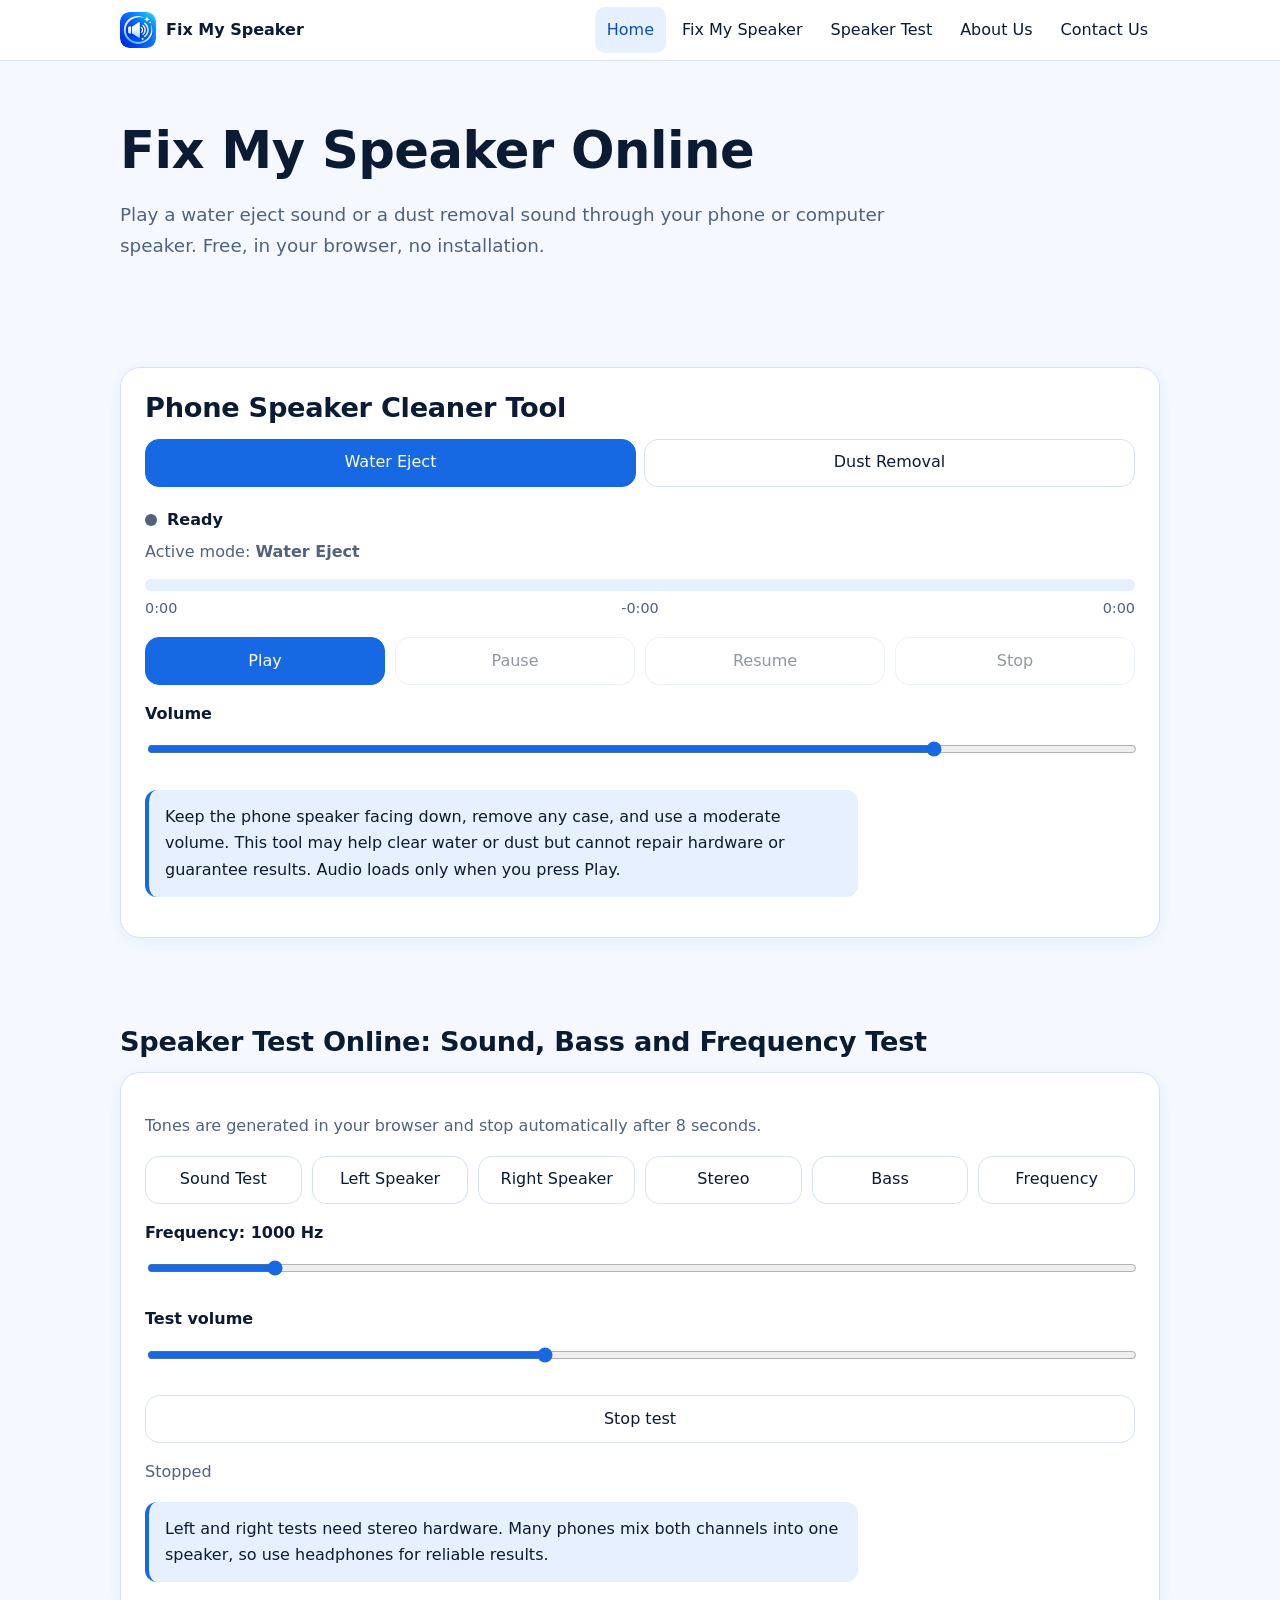
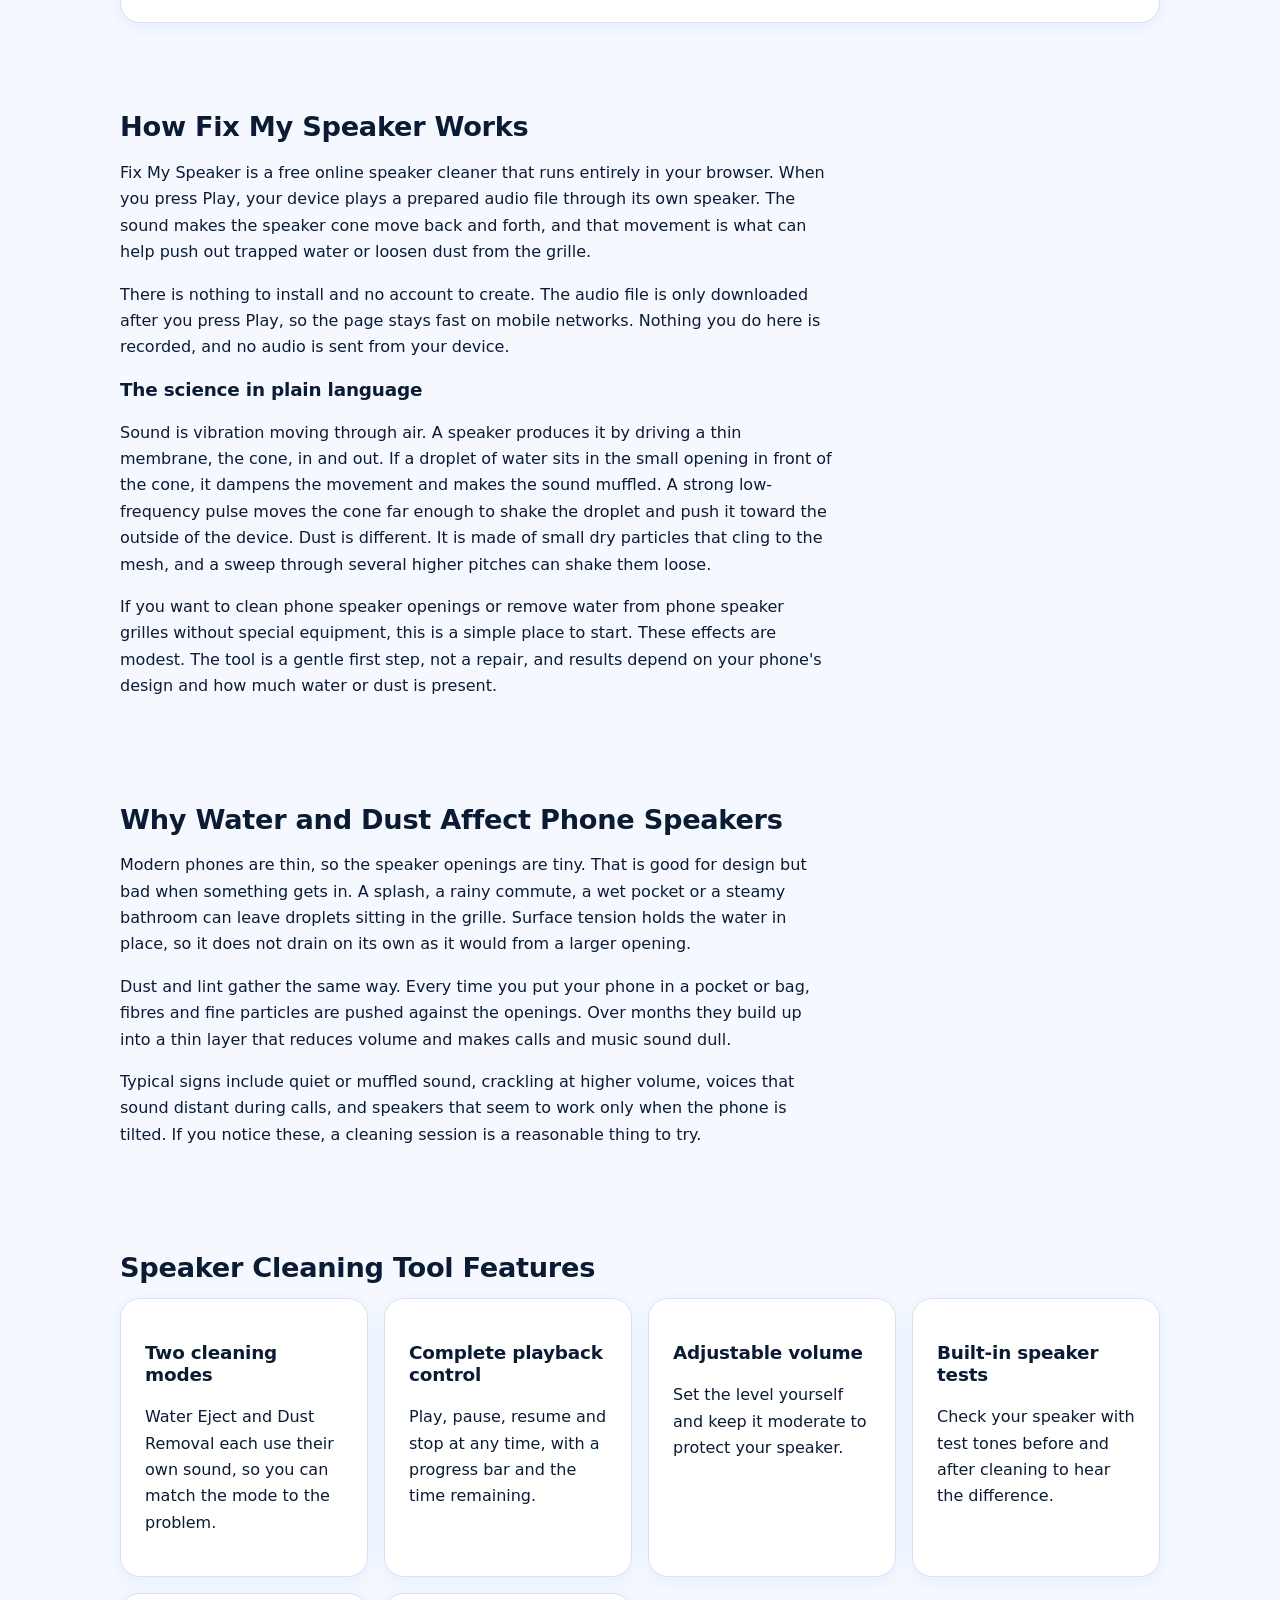
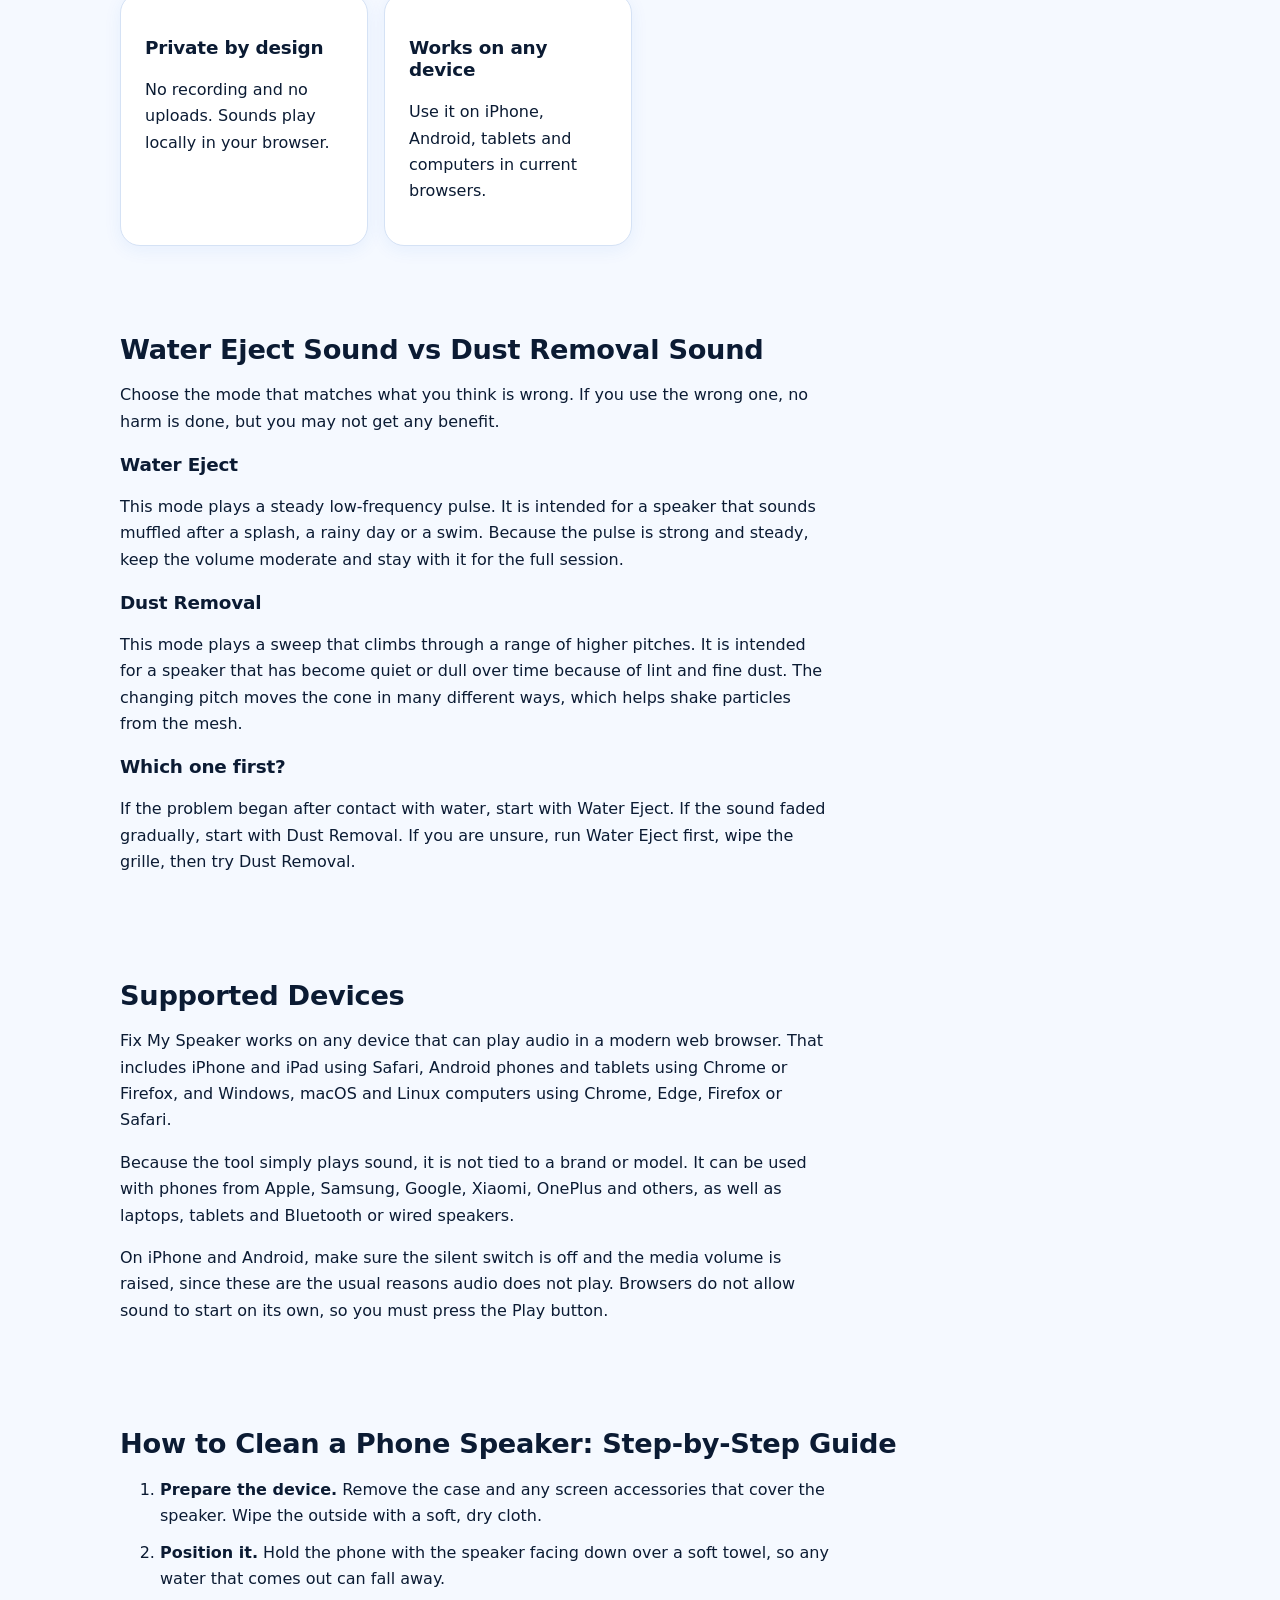
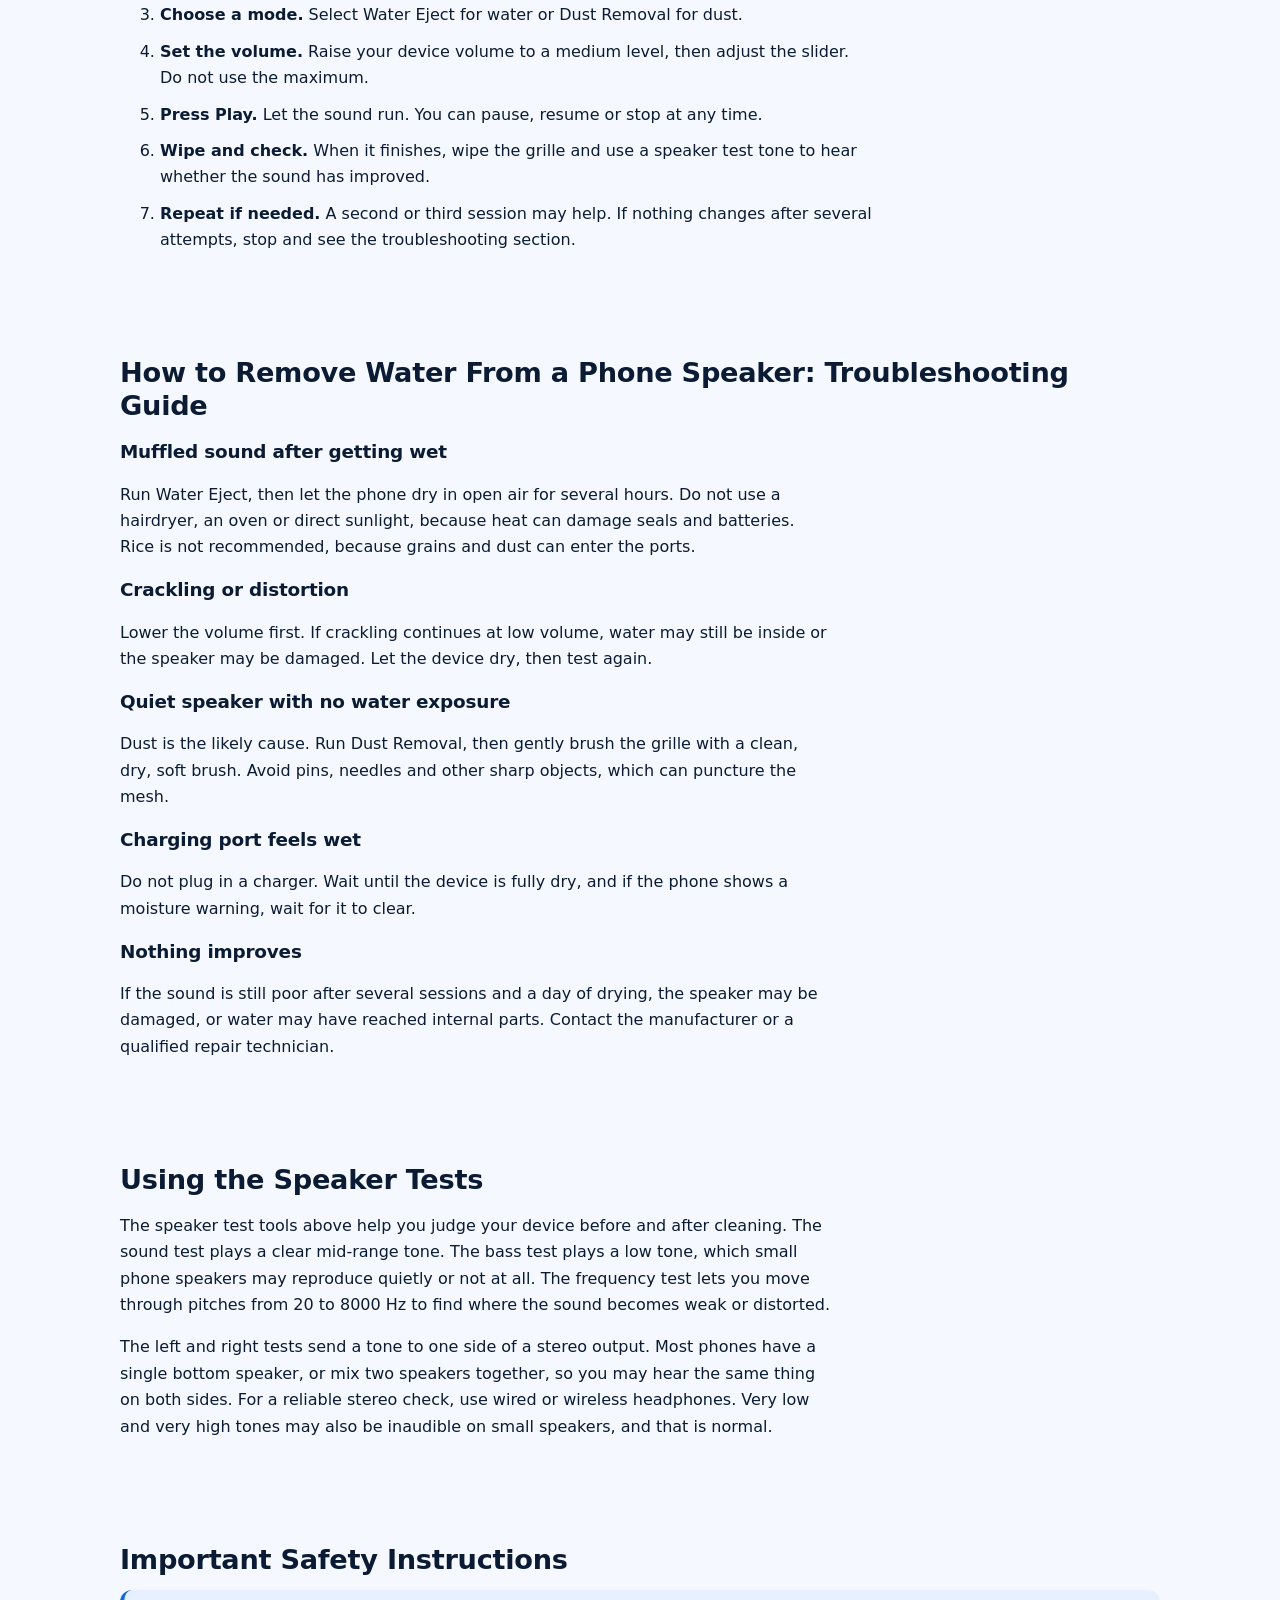
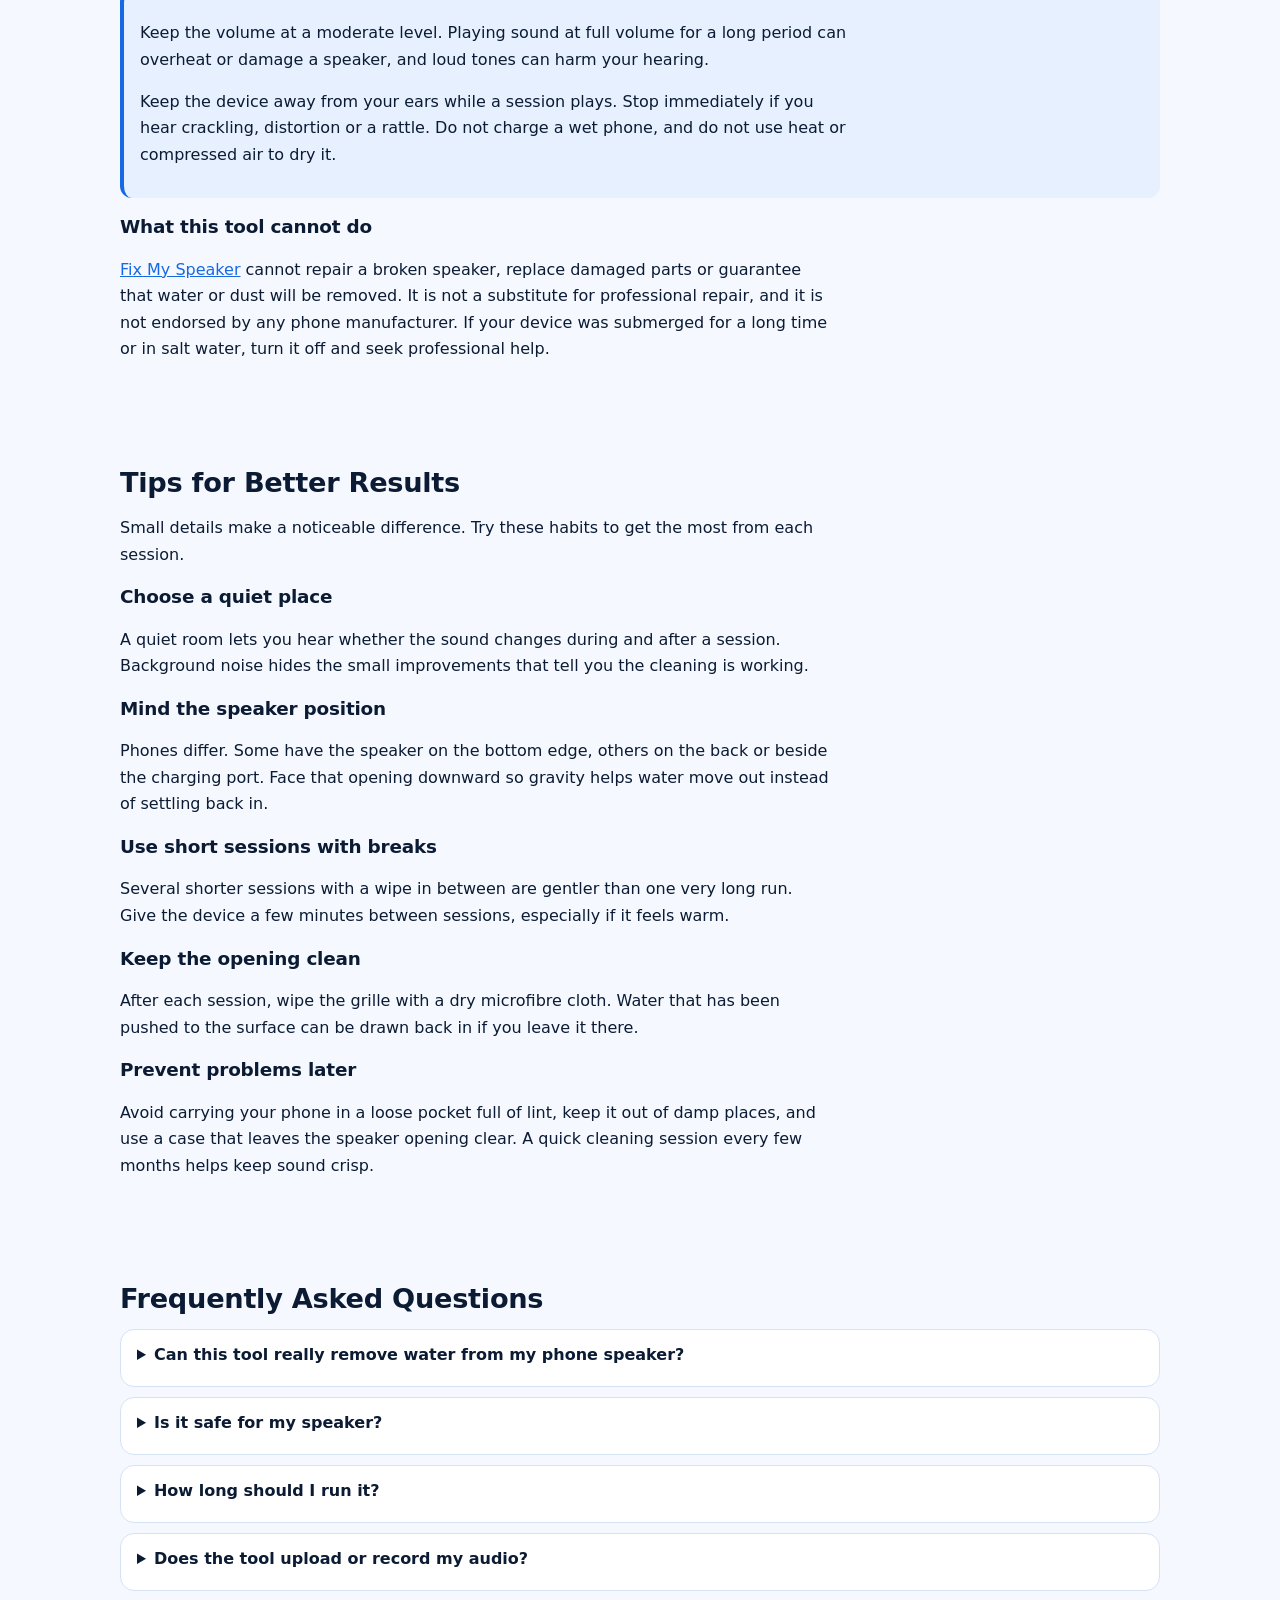
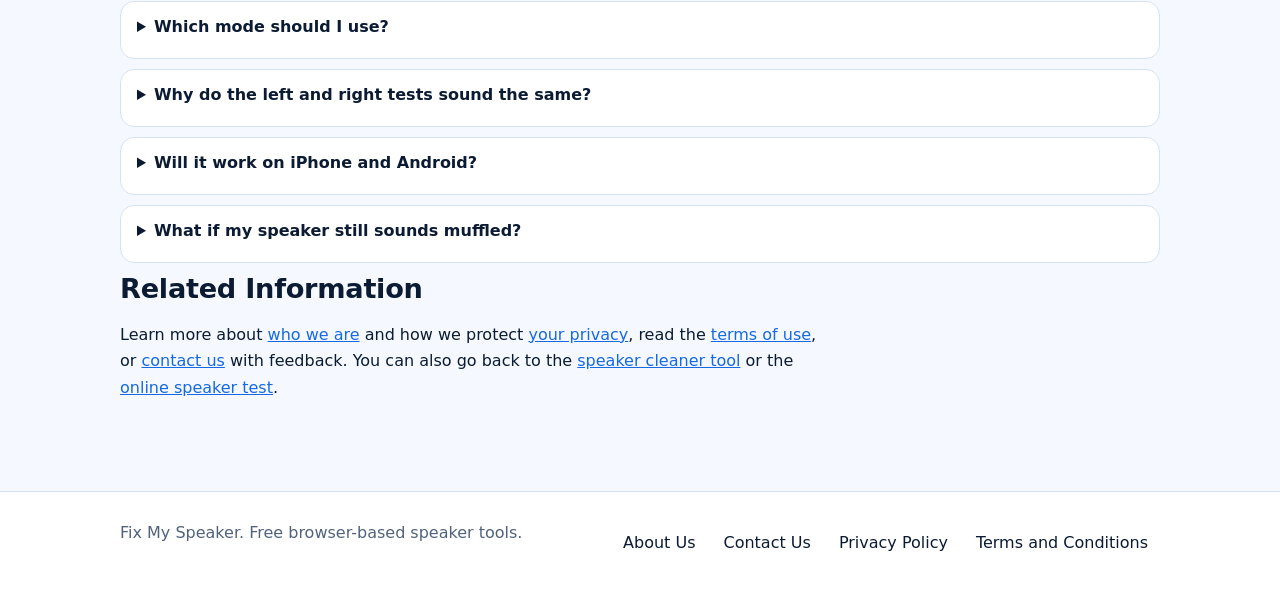
<file: index.html>
<!doctype html><html lang="en"><head><meta charset="utf-8"><meta name="viewport" content="width=device-width,initial-scale=1">
<title>Fix My Speaker Online | Water Eject and Dust Removal Sound</title><meta name="description" content="Fix My Speaker is a free online speaker cleaner. Play water eject and dust removal sounds, clean your phone speaker and run speaker tests in your browser."><meta name="robots" content="index,follow,max-image-preview:large,max-snippet:-1,max-video-preview:-1"><link rel="canonical" href="https://fixmyspeakercleaner.com.in/"><link rel="alternate" hreflang="en" href="https://fixmyspeakercleaner.com.in/"><link rel="alternate" hreflang="x-default" href="https://fixmyspeakercleaner.com.in/">
<meta name="author" content="Fix My Speaker"><meta name="color-scheme" content="light dark"><meta name="theme-color" content="#1668e3">
<meta property="og:type" content="website"><meta property="og:site_name" content="Fix My Speaker"><meta property="og:locale" content="en_US"><meta property="og:title" content="Fix My Speaker Online | Water Eject and Dust Removal Sound"><meta property="og:description" content="Fix My Speaker is a free online speaker cleaner. Play water eject and dust removal sounds, clean your phone speaker and run speaker tests in your browser."><meta property="og:url" content="https://fixmyspeakercleaner.com.in/">
<meta property="og:image" content="https://fixmyspeakercleaner.com.in/og-image.png"><meta property="og:image:width" content="1200"><meta property="og:image:height" content="630"><meta property="og:image:alt" content="Fix My Speaker logo with the text Water Eject and Dust Removal Sound">
<meta name="twitter:card" content="summary_large_image"><meta name="twitter:title" content="Fix My Speaker Online | Water Eject and Dust Removal Sound"><meta name="twitter:description" content="Fix My Speaker is a free online speaker cleaner. Play water eject and dust removal sounds, clean your phone speaker and run speaker tests in your browser."><meta name="twitter:image" content="https://fixmyspeakercleaner.com.in/og-image.png"><meta name="twitter:image:alt" content="Fix My Speaker logo with the text Water Eject and Dust Removal Sound">
<meta name="google-site-verification" content="m-EJadd26eNQrBJ3xhiLcA3bd2NXkUPNJQEBtsCQPUc" />
<link rel="icon" href="favicon.ico?v=2" sizes="any"><link rel="icon" type="image/png" sizes="48x48" href="favicon-48.png?v=2"><link rel="icon" type="image/png" sizes="32x32" href="favicon-32.png?v=2"><link rel="icon" type="image/png" sizes="16x16" href="favicon-16.png?v=2"><link rel="apple-touch-icon" sizes="180x180" href="apple-touch-icon.png?v=2"><link rel="manifest" href="manifest.webmanifest">
<link rel="stylesheet" href="style.css">
<script type="application/ld+json">[{"@context": "https://schema.org", "@type": "WebSite", "@id": "https://fixmyspeakercleaner.com.in/#website", "name": "Fix My Speaker", "alternateName": "Fix My Speaker Online", "url": "https://fixmyspeakercleaner.com.in/", "inLanguage": "en", "publisher": {"@id": "https://fixmyspeakercleaner.com.in/#org"}}, {"@type": "Organization", "@id": "https://fixmyspeakercleaner.com.in/#org", "name": "Fix My Speaker", "url": "https://fixmyspeakercleaner.com.in/", "logo": {"@type": "ImageObject", "url": "https://fixmyspeakercleaner.com.in/icon-512.png", "width": 512, "height": 512}, "@context": "https://schema.org"}, {"@context": "https://schema.org", "@type": "WebPage", "@id": "https://fixmyspeakercleaner.com.in/#webpage", "url": "https://fixmyspeakercleaner.com.in/", "name": "Fix My Speaker Online | Water Eject and Dust Removal Sound", "description": "Fix My Speaker is a free online speaker cleaner. Play water eject and dust removal sounds, clean your phone speaker and run speaker tests in your browser.", "inLanguage": "en", "isPartOf": {"@id": "https://fixmyspeakercleaner.com.in/#website"}, "publisher": {"@id": "https://fixmyspeakercleaner.com.in/#org"}, "primaryImageOfPage": {"@type": "ImageObject", "url": "https://fixmyspeakercleaner.com.in/og-image.png", "width": 1200, "height": 630}, "datePublished": "2026-10-30", "dateModified": "2026-10-30"}, {"@context": "https://schema.org", "@type": "WebApplication", "name": "Fix My Speaker Speaker Cleaner", "url": "https://fixmyspeakercleaner.com.in/", "applicationCategory": "UtilitiesApplication", "operatingSystem": "Any (web browser)", "browserRequirements": "Requires a modern browser with HTML5 audio", "description": "Online speaker cleaner with water eject and dust removal sounds and speaker tests.", "inLanguage": "en", "isAccessibleForFree": true, "offers": {"@type": "Offer", "price": "0", "priceCurrency": "USD"}, "publisher": {"@id": "https://fixmyspeakercleaner.com.in/#org"}}]</script></head><body>
<a class="skip" href="#main">Skip to main content</a>
<header><div class="w"><a class="logo" href="index.html"><img src="logo-72.png" width="36" height="36" alt="Fix My Speaker logo, a speaker icon with sound waves"><span>Fix My Speaker</span></a><nav aria-label="Main"><a href="index.html" aria-current="page">Home</a><a href="index.html#fix-my-speaker">Fix My Speaker</a><a href="index.html#speaker-test">Speaker Test</a><a href="about-us.html">About Us</a><a href="contact-us.html">Contact Us</a></nav></div></header>
<main id="main"><section><div class="w"><h1>Fix My Speaker Online</h1>
<p class="mut" style="font-size:1.15rem">Play a water eject sound or a dust removal sound through your phone or computer speaker. Free, in your browser, no installation.</p></div></section>
<section id="fix-my-speaker"><div class="w"><div class="card" id="tool"><noscript><p class="note">JavaScript is required to play the cleaning sounds. Please enable it in your browser.</p></noscript>
<h2>Phone Speaker Cleaner Tool</h2>
<div class="tabs" role="tablist" aria-label="Cleaning mode"><button class="tab" role="tab" data-mode="water" aria-selected="true">Water Eject</button><button class="tab" role="tab" data-mode="dust" aria-selected="false">Dust Removal</button></div>
<div id="stbox" class="status" aria-live="polite"><span class="dot"></span><span id="st">Ready</span></div>
<p class="mut" style="margin:6px 0 14px">Active mode: <strong id="modename">Water Eject</strong></p>
<div class="bar" id="bar" role="progressbar" aria-label="Playback progress" aria-valuemin="0" aria-valuemax="100" aria-valuenow="0"><i></i></div>
<div class="times"><span id="cur">0:00</span><span id="rem">-0:00</span><span id="tot">0:00</span></div>
<div class="ctrls"><button class="primary" id="play">Play</button><button id="pause" disabled>Pause</button><button id="resume" disabled>Resume</button><button id="stop" disabled>Stop</button></div>
<label for="vol">Volume</label><input id="vol" type="range" min="0" max="100" value="80">
<p id="err" class="msg err" role="alert"></p>
<p class="note">Keep the phone speaker facing down, remove any case, and use a moderate volume. This tool may help clear water or dust but cannot repair hardware or guarantee results. Audio loads only when you press Play.</p>
</div></div></section>
<section id="speaker-test"><div class="w"><h2>Speaker Test Online: Sound, Bass and Frequency Test</h2>
<div class="card"><p class="mut">Tones are generated in your browser and stop automatically after 8 seconds.</p>
<div class="ctrls"><button aria-pressed="false" data-t="s" data-f="440">Sound Test</button><button aria-pressed="false" data-t="l" data-f="440" data-p="-1">Left Speaker</button><button aria-pressed="false" data-t="r" data-f="440" data-p="1">Right Speaker</button><button aria-pressed="false" data-t="st" data-f="440">Stereo</button><button aria-pressed="false" data-t="b" data-f="60">Bass</button><button aria-pressed="false" data-t="freq">Frequency</button></div>
<label for="fq">Frequency: <span id="fqv">1000 Hz</span></label><input id="fq" type="range" min="20" max="8000" value="1000">
<label for="tvol">Test volume</label><input id="tvol" type="range" min="0" max="100" value="40">
<div class="ctrls"><button id="tstop">Stop test</button></div><p id="tstat" class="mut" aria-live="polite">Stopped</p><p id="terr" class="msg err"></p>
<p class="note">Left and right tests need stereo hardware. Many phones mix both channels into one speaker, so use headphones for reliable results.</p></div></div></section>
<section><div class="w"><h2>How Fix My Speaker Works</h2>
<p>Fix My Speaker is a free online speaker cleaner that runs entirely in your browser. When you press Play, your device plays a prepared audio file through its own speaker. The sound makes the speaker cone move back and forth, and that movement is what can help push out trapped water or loosen dust from the grille.</p>
<p>There is nothing to install and no account to create. The audio file is only downloaded after you press Play, so the page stays fast on mobile networks. Nothing you do here is recorded, and no audio is sent from your device.</p>
<h3>The science in plain language</h3>
<p>Sound is vibration moving through air. A speaker produces it by driving a thin membrane, the cone, in and out. If a droplet of water sits in the small opening in front of the cone, it dampens the movement and makes the sound muffled. A strong low-frequency pulse moves the cone far enough to shake the droplet and push it toward the outside of the device. Dust is different. It is made of small dry particles that cling to the mesh, and a sweep through several higher pitches can shake them loose.</p>
<p>If you want to clean phone speaker openings or remove water from phone speaker grilles without special equipment, this is a simple place to start. These effects are modest. The tool is a gentle first step, not a repair, and results depend on your phone's design and how much water or dust is present.</p></div></section>
<section><div class="w"><h2>Why Water and Dust Affect Phone Speakers</h2>
<p>Modern phones are thin, so the speaker openings are tiny. That is good for design but bad when something gets in. A splash, a rainy commute, a wet pocket or a steamy bathroom can leave droplets sitting in the grille. Surface tension holds the water in place, so it does not drain on its own as it would from a larger opening.</p>
<p>Dust and lint gather the same way. Every time you put your phone in a pocket or bag, fibres and fine particles are pushed against the openings. Over months they build up into a thin layer that reduces volume and makes calls and music sound dull.</p>
<p>Typical signs include quiet or muffled sound, crackling at higher volume, voices that sound distant during calls, and speakers that seem to work only when the phone is tilted. If you notice these, a cleaning session is a reasonable thing to try.</p></div></section>
<section><div class="w"><h2>Speaker Cleaning Tool Features</h2><div class="grid">
<div class="card"><h3>Two cleaning modes</h3><p>Water Eject and Dust Removal each use their own sound, so you can match the mode to the problem.</p></div>
<div class="card"><h3>Complete playback control</h3><p>Play, pause, resume and stop at any time, with a progress bar and the time remaining.</p></div>
<div class="card"><h3>Adjustable volume</h3><p>Set the level yourself and keep it moderate to protect your speaker.</p></div>
<div class="card"><h3>Built-in speaker tests</h3><p>Check your speaker with test tones before and after cleaning to hear the difference.</p></div>
<div class="card"><h3>Private by design</h3><p>No recording and no uploads. Sounds play locally in your browser.</p></div>
<div class="card"><h3>Works on any device</h3><p>Use it on iPhone, Android, tablets and computers in current browsers.</p></div></div></div></section>
<section><div class="w"><h2>Water Eject Sound vs Dust Removal Sound</h2>
<p>Choose the mode that matches what you think is wrong. If you use the wrong one, no harm is done, but you may not get any benefit.</p>
<h3>Water Eject</h3><p>This mode plays a steady low-frequency pulse. It is intended for a speaker that sounds muffled after a splash, a rainy day or a swim. Because the pulse is strong and steady, keep the volume moderate and stay with it for the full session.</p>
<h3>Dust Removal</h3><p>This mode plays a sweep that climbs through a range of higher pitches. It is intended for a speaker that has become quiet or dull over time because of lint and fine dust. The changing pitch moves the cone in many different ways, which helps shake particles from the mesh.</p>
<h3>Which one first?</h3><p>If the problem began after contact with water, start with Water Eject. If the sound faded gradually, start with Dust Removal. If you are unsure, run Water Eject first, wipe the grille, then try Dust Removal.</p></div></section>
<section><div class="w"><h2>Supported Devices</h2>
<p>Fix My Speaker works on any device that can play audio in a modern web browser. That includes iPhone and iPad using Safari, Android phones and tablets using Chrome or Firefox, and Windows, macOS and Linux computers using Chrome, Edge, Firefox or Safari.</p>
<p>Because the tool simply plays sound, it is not tied to a brand or model. It can be used with phones from Apple, Samsung, Google, Xiaomi, OnePlus and others, as well as laptops, tablets and Bluetooth or wired speakers.</p>
<p>On iPhone and Android, make sure the silent switch is off and the media volume is raised, since these are the usual reasons audio does not play. Browsers do not allow sound to start on its own, so you must press the Play button.</p></div></section>
<section><div class="w"><h2>How to Clean a Phone Speaker: Step-by-Step Guide</h2>
<ol><li><strong>Prepare the device.</strong> Remove the case and any screen accessories that cover the speaker. Wipe the outside with a soft, dry cloth.</li>
<li><strong>Position it.</strong> Hold the phone with the speaker facing down over a soft towel, so any water that comes out can fall away.</li>
<li><strong>Choose a mode.</strong> Select Water Eject for water or Dust Removal for dust.</li>
<li><strong>Set the volume.</strong> Raise your device volume to a medium level, then adjust the slider. Do not use the maximum.</li>
<li><strong>Press Play.</strong> Let the sound run. You can pause, resume or stop at any time.</li>
<li><strong>Wipe and check.</strong> When it finishes, wipe the grille and use a speaker test tone to hear whether the sound has improved.</li>
<li><strong>Repeat if needed.</strong> A second or third session may help. If nothing changes after several attempts, stop and see the troubleshooting section.</li></ol></div></section>
<section><div class="w"><h2>How to Remove Water From a Phone Speaker: Troubleshooting Guide</h2>
<h3>Muffled sound after getting wet</h3><p>Run Water Eject, then let the phone dry in open air for several hours. Do not use a hairdryer, an oven or direct sunlight, because heat can damage seals and batteries. Rice is not recommended, because grains and dust can enter the ports.</p>
<h3>Crackling or distortion</h3><p>Lower the volume first. If crackling continues at low volume, water may still be inside or the speaker may be damaged. Let the device dry, then test again.</p>
<h3>Quiet speaker with no water exposure</h3><p>Dust is the likely cause. Run Dust Removal, then gently brush the grille with a clean, dry, soft brush. Avoid pins, needles and other sharp objects, which can puncture the mesh.</p>
<h3>Charging port feels wet</h3><p>Do not plug in a charger. Wait until the device is fully dry, and if the phone shows a moisture warning, wait for it to clear.</p>
<h3>Nothing improves</h3><p>If the sound is still poor after several sessions and a day of drying, the speaker may be damaged, or water may have reached internal parts. Contact the manufacturer or a qualified repair technician.</p></div></section>
<section id="speaker-test-guide"><div class="w"><h2>Using the Speaker Tests</h2>
<p>The speaker test tools above help you judge your device before and after cleaning. The sound test plays a clear mid-range tone. The bass test plays a low tone, which small phone speakers may reproduce quietly or not at all. The frequency test lets you move through pitches from 20 to 8000 Hz to find where the sound becomes weak or distorted.</p>
<p>The left and right tests send a tone to one side of a stereo output. Most phones have a single bottom speaker, or mix two speakers together, so you may hear the same thing on both sides. For a reliable stereo check, use wired or wireless headphones. Very low and very high tones may also be inaudible on small speakers, and that is normal.</p></div></section>
<section><div class="w"><h2>Important Safety Instructions</h2>
<div class="note"><p>Keep the volume at a moderate level. Playing sound at full volume for a long period can overheat or damage a speaker, and loud tones can harm your hearing.</p>
<p>Keep the device away from your ears while a session plays. Stop immediately if you hear crackling, distortion or a rattle. Do not charge a wet phone, and do not use heat or compressed air to dry it.</p></div>
<h3>What this tool cannot do</h3><p><a href="https://fixmyspeakercleaner.com.in/">Fix My Speaker</a> cannot repair a broken speaker, replace damaged parts or guarantee that water or dust will be removed. It is not a substitute for professional repair, and it is not endorsed by any phone manufacturer. If your device was submerged for a long time or in salt water, turn it off and seek professional help.</p></div></section>
<section><div class="w"><h2>Tips for Better Results</h2>
<p>Small details make a noticeable difference. Try these habits to get the most from each session.</p>
<h3>Choose a quiet place</h3><p>A quiet room lets you hear whether the sound changes during and after a session. Background noise hides the small improvements that tell you the cleaning is working.</p>
<h3>Mind the speaker position</h3><p>Phones differ. Some have the speaker on the bottom edge, others on the back or beside the charging port. Face that opening downward so gravity helps water move out instead of settling back in.</p>
<h3>Use short sessions with breaks</h3><p>Several shorter sessions with a wipe in between are gentler than one very long run. Give the device a few minutes between sessions, especially if it feels warm.</p>
<h3>Keep the opening clean</h3><p>After each session, wipe the grille with a dry microfibre cloth. Water that has been pushed to the surface can be drawn back in if you leave it there.</p>
<h3>Prevent problems later</h3><p>Avoid carrying your phone in a loose pocket full of lint, keep it out of damp places, and use a case that leaves the speaker opening clear. A quick cleaning session every few months helps keep sound crisp.</p></div></section>
<section><div class="w"><h2>Frequently Asked Questions</h2><details><summary>Can this tool really remove water from my phone speaker?</summary><p>It plays a low-frequency sound that makes the speaker cone vibrate, which can help push out water near the grille. It cannot guarantee results or repair damaged hardware.</p></details><details><summary>Is it safe for my speaker?</summary><p>Use a moderate volume and stop if you hear crackling or distortion. Avoid maximum volume and long sessions.</p></details><details><summary>How long should I run it?</summary><p>Run a full session of about one minute, wipe the grille, then repeat two or three times if needed.</p></details><details><summary>Does the tool upload or record my audio?</summary><p>No. The sounds play in your browser. Nothing is recorded or sent from your device.</p></details><details><summary>Which mode should I use?</summary><p>Use Water Eject after water exposure and Dust Removal when the sound has gradually become quiet or dull.</p></details><details><summary>Why do the left and right tests sound the same?</summary><p>Most phones have one speaker or mix channels. Use headphones for a reliable stereo test.</p></details><details><summary>Will it work on iPhone and Android?</summary><p>Yes. It works in current Safari, Chrome, Firefox and Edge. Turn off silent mode and raise the media volume first.</p></details><details><summary>What if my speaker still sounds muffled?</summary><p>Let the phone dry in open air without heat, then contact the manufacturer or a repair technician if the problem continues.</p></details>
<h2>Related Information</h2><p>Learn more about <a href="about-us.html">who we are</a> and how we protect <a href="privacy-policy.html">your privacy</a>, read the <a href="terms-and-conditions.html">terms of use</a>, or <a href="contact-us.html">contact us</a> with feedback. You can also go back to the <a href="#fix-my-speaker">speaker cleaner tool</a> or the <a href="#speaker-test">online speaker test</a>.</p></div></section>

<script type="application/ld+json">{"@context": "https://schema.org", "@type": "FAQPage", "mainEntity": [{"@type": "Question", "name": "Can this tool really remove water from my phone speaker?", "acceptedAnswer": {"@type": "Answer", "text": "It plays a low-frequency sound that makes the speaker cone vibrate, which can help push out water near the grille. It cannot guarantee results or repair damaged hardware."}}, {"@type": "Question", "name": "Is it safe for my speaker?", "acceptedAnswer": {"@type": "Answer", "text": "Use a moderate volume and stop if you hear crackling or distortion. Avoid maximum volume and long sessions."}}, {"@type": "Question", "name": "How long should I run it?", "acceptedAnswer": {"@type": "Answer", "text": "Run a full session of about one minute, wipe the grille, then repeat two or three times if needed."}}, {"@type": "Question", "name": "Does the tool upload or record my audio?", "acceptedAnswer": {"@type": "Answer", "text": "No. The sounds play in your browser. Nothing is recorded or sent from your device."}}, {"@type": "Question", "name": "Which mode should I use?", "acceptedAnswer": {"@type": "Answer", "text": "Use Water Eject after water exposure and Dust Removal when the sound has gradually become quiet or dull."}}, {"@type": "Question", "name": "Why do the left and right tests sound the same?", "acceptedAnswer": {"@type": "Answer", "text": "Most phones have one speaker or mix channels. Use headphones for a reliable stereo test."}}, {"@type": "Question", "name": "Will it work on iPhone and Android?", "acceptedAnswer": {"@type": "Answer", "text": "Yes. It works in current Safari, Chrome, Firefox and Edge. Turn off silent mode and raise the media volume first."}}, {"@type": "Question", "name": "What if my speaker still sounds muffled?", "acceptedAnswer": {"@type": "Answer", "text": "Let the phone dry in open air without heat, then contact the manufacturer or a repair technician if the problem continues."}}]}</script></main>
<footer><div class="w"><span class="mut">Fix My Speaker. Free browser-based speaker tools.</span><nav aria-label="Footer"><a href="about-us.html">About Us</a><a href="contact-us.html">Contact Us</a><a href="privacy-policy.html">Privacy Policy</a><a href="terms-and-conditions.html">Terms and Conditions</a></nav></div></footer>
<script src="app.js" defer></script></body></html>
</file>
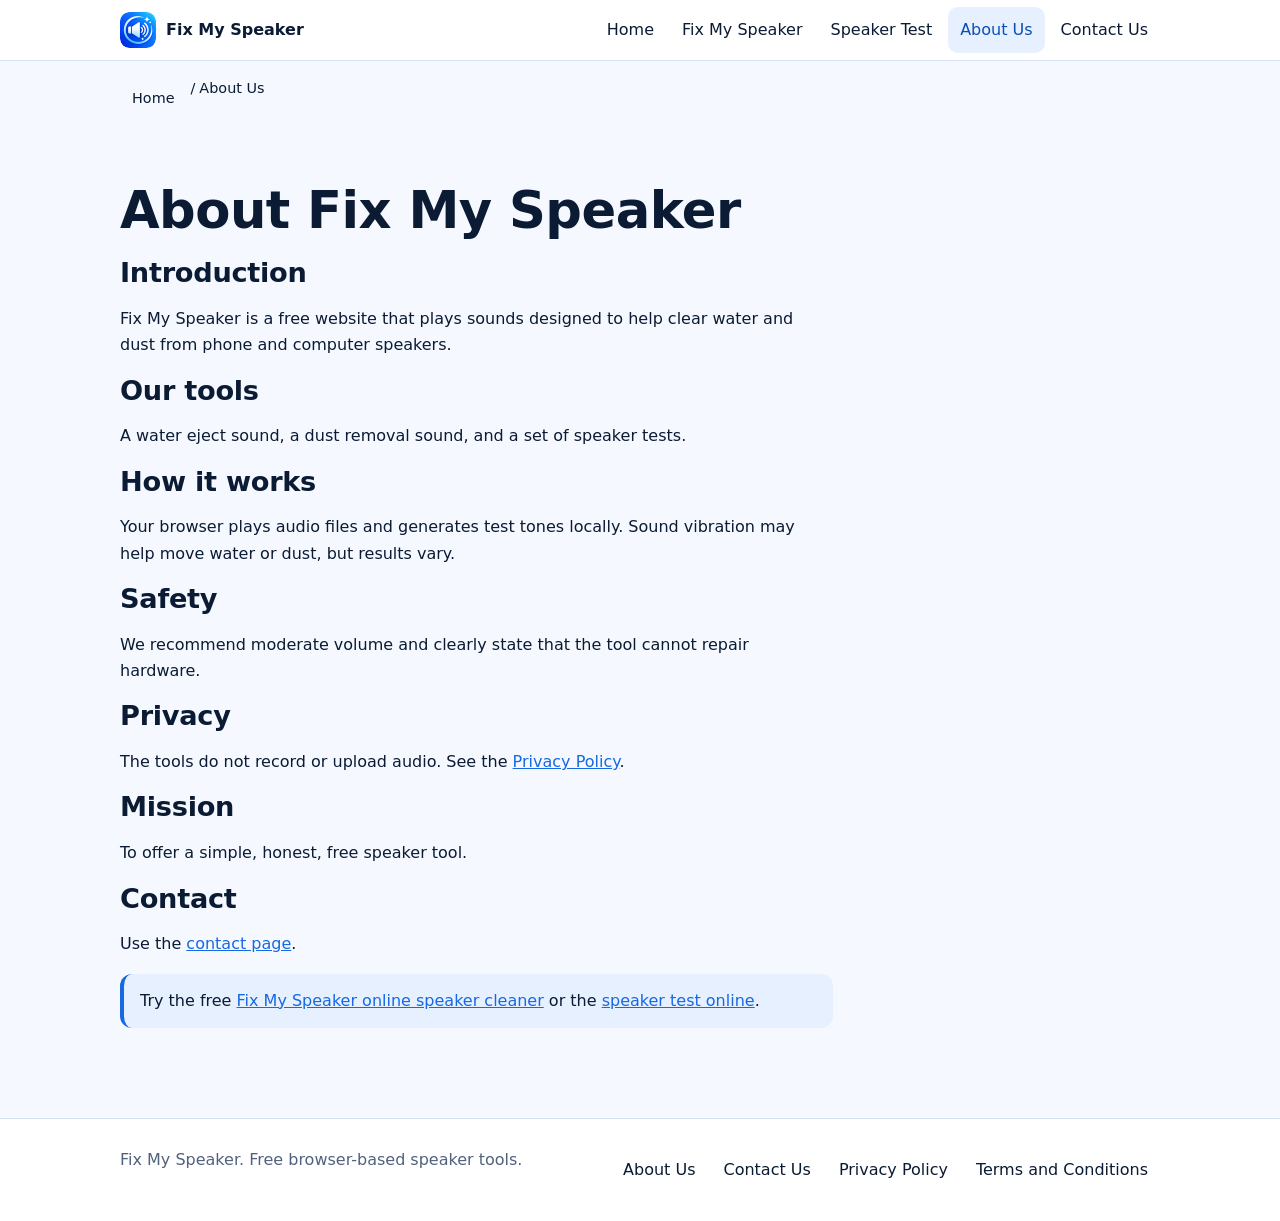
<file: about-us.html>
<!doctype html><html lang="en"><head><meta charset="utf-8"><meta name="viewport" content="width=device-width,initial-scale=1">
<title>About Us | Fix My Speaker</title><meta name="description" content="Learn what Fix My Speaker is, how our browser-based phone speaker cleaner and speaker test tools work, and how we handle user safety and privacy."><meta name="robots" content="index,follow,max-image-preview:large,max-snippet:-1,max-video-preview:-1"><link rel="canonical" href="https://fixmyspeakercleaner.com.in/about-us.html"><link rel="alternate" hreflang="en" href="https://fixmyspeakercleaner.com.in/about-us.html"><link rel="alternate" hreflang="x-default" href="https://fixmyspeakercleaner.com.in/about-us.html">
<meta name="author" content="Fix My Speaker"><meta name="color-scheme" content="light dark"><meta name="theme-color" content="#1668e3">
<meta property="og:type" content="website"><meta property="og:site_name" content="Fix My Speaker"><meta property="og:locale" content="en_US"><meta property="og:title" content="About Us | Fix My Speaker"><meta property="og:description" content="Learn what Fix My Speaker is, how our browser-based phone speaker cleaner and speaker test tools work, and how we handle user safety and privacy."><meta property="og:url" content="https://fixmyspeakercleaner.com.in/about-us.html">
<meta property="og:image" content="https://fixmyspeakercleaner.com.in/og-image.png"><meta property="og:image:width" content="1200"><meta property="og:image:height" content="630"><meta property="og:image:alt" content="Fix My Speaker logo with the text Water Eject and Dust Removal Sound">
<meta name="twitter:card" content="summary_large_image"><meta name="twitter:title" content="About Us | Fix My Speaker"><meta name="twitter:description" content="Learn what Fix My Speaker is, how our browser-based phone speaker cleaner and speaker test tools work, and how we handle user safety and privacy."><meta name="twitter:image" content="https://fixmyspeakercleaner.com.in/og-image.png"><meta name="twitter:image:alt" content="Fix My Speaker logo with the text Water Eject and Dust Removal Sound">
<link rel="icon" href="favicon.ico?v=2" sizes="any"><link rel="icon" type="image/png" sizes="48x48" href="favicon-48.png?v=2"><link rel="icon" type="image/png" sizes="32x32" href="favicon-32.png?v=2"><link rel="icon" type="image/png" sizes="16x16" href="favicon-16.png?v=2"><link rel="apple-touch-icon" sizes="180x180" href="apple-touch-icon.png?v=2"><link rel="manifest" href="manifest.webmanifest">
<link rel="stylesheet" href="style.css">
<script type="application/ld+json">[{"@context": "https://schema.org", "@type": "WebSite", "@id": "https://fixmyspeakercleaner.com.in/#website", "name": "Fix My Speaker", "alternateName": "Fix My Speaker Online", "url": "https://fixmyspeakercleaner.com.in/", "inLanguage": "en", "publisher": {"@id": "https://fixmyspeakercleaner.com.in/#org"}}, {"@type": "Organization", "@id": "https://fixmyspeakercleaner.com.in/#org", "name": "Fix My Speaker", "url": "https://fixmyspeakercleaner.com.in/", "logo": {"@type": "ImageObject", "url": "https://fixmyspeakercleaner.com.in/icon-512.png", "width": 512, "height": 512}, "@context": "https://schema.org"}, {"@context": "https://schema.org", "@type": "AboutPage", "@id": "https://fixmyspeakercleaner.com.in/about-us.html#webpage", "url": "https://fixmyspeakercleaner.com.in/about-us.html", "name": "About Us | Fix My Speaker", "description": "Learn what Fix My Speaker is, how our browser-based phone speaker cleaner and speaker test tools work, and how we handle user safety and privacy.", "inLanguage": "en", "isPartOf": {"@id": "https://fixmyspeakercleaner.com.in/#website"}, "publisher": {"@id": "https://fixmyspeakercleaner.com.in/#org"}, "primaryImageOfPage": {"@type": "ImageObject", "url": "https://fixmyspeakercleaner.com.in/og-image.png", "width": 1200, "height": 630}, "datePublished": "2026-10-30", "dateModified": "2026-10-30"}, {"@context": "https://schema.org", "@type": "BreadcrumbList", "itemListElement": [{"@type": "ListItem", "position": 1, "name": "Home", "item": "https://fixmyspeakercleaner.com.in/"}, {"@type": "ListItem", "position": 2, "name": "About Us", "item": "https://fixmyspeakercleaner.com.in/about-us.html"}]}]</script></head><body>
<a class="skip" href="#main">Skip to main content</a>
<header><div class="w"><a class="logo" href="index.html"><img src="logo-72.png" width="36" height="36" alt="Fix My Speaker logo, a speaker icon with sound waves"><span>Fix My Speaker</span></a><nav aria-label="Main"><a href="index.html">Home</a><a href="index.html#fix-my-speaker">Fix My Speaker</a><a href="index.html#speaker-test">Speaker Test</a><a href="about-us.html" aria-current="page">About Us</a><a href="contact-us.html">Contact Us</a></nav></div></header>
<nav class="crumb w" aria-label="Breadcrumb"><a href="index.html">Home</a> / <span aria-current="page">About Us</span></nav><main id="main"><section><div class="w"><h1>About Fix My Speaker</h1><h2>Introduction</h2><p>Fix My Speaker is a free website that plays sounds designed to help clear water and dust from phone and computer speakers.</p><h2>Our tools</h2><p>A water eject sound, a dust removal sound, and a set of speaker tests.</p><h2>How it works</h2><p>Your browser plays audio files and generates test tones locally. Sound vibration may help move water or dust, but results vary.</p><h2>Safety</h2><p>We recommend moderate volume and clearly state that the tool cannot repair hardware.</p><h2>Privacy</h2><p>The tools do not record or upload audio. See the <a href='/privacy-policy.html'>Privacy Policy</a>.</p><h2>Mission</h2><p>To offer a simple, honest, free speaker tool.</p><h2>Contact</h2><p>Use the <a href='/contact-us.html'>contact page</a>.</p><p class="note">Try the free <a href="index.html#fix-my-speaker">Fix My Speaker online speaker cleaner</a> or the <a href="index.html#speaker-test">speaker test online</a>.</p></div></section></main>
<footer><div class="w"><span class="mut">Fix My Speaker. Free browser-based speaker tools.</span><nav aria-label="Footer"><a href="about-us.html">About Us</a><a href="contact-us.html">Contact Us</a><a href="privacy-policy.html">Privacy Policy</a><a href="terms-and-conditions.html">Terms and Conditions</a></nav></div></footer>
<script src="app.js" defer></script></body></html>
</file>
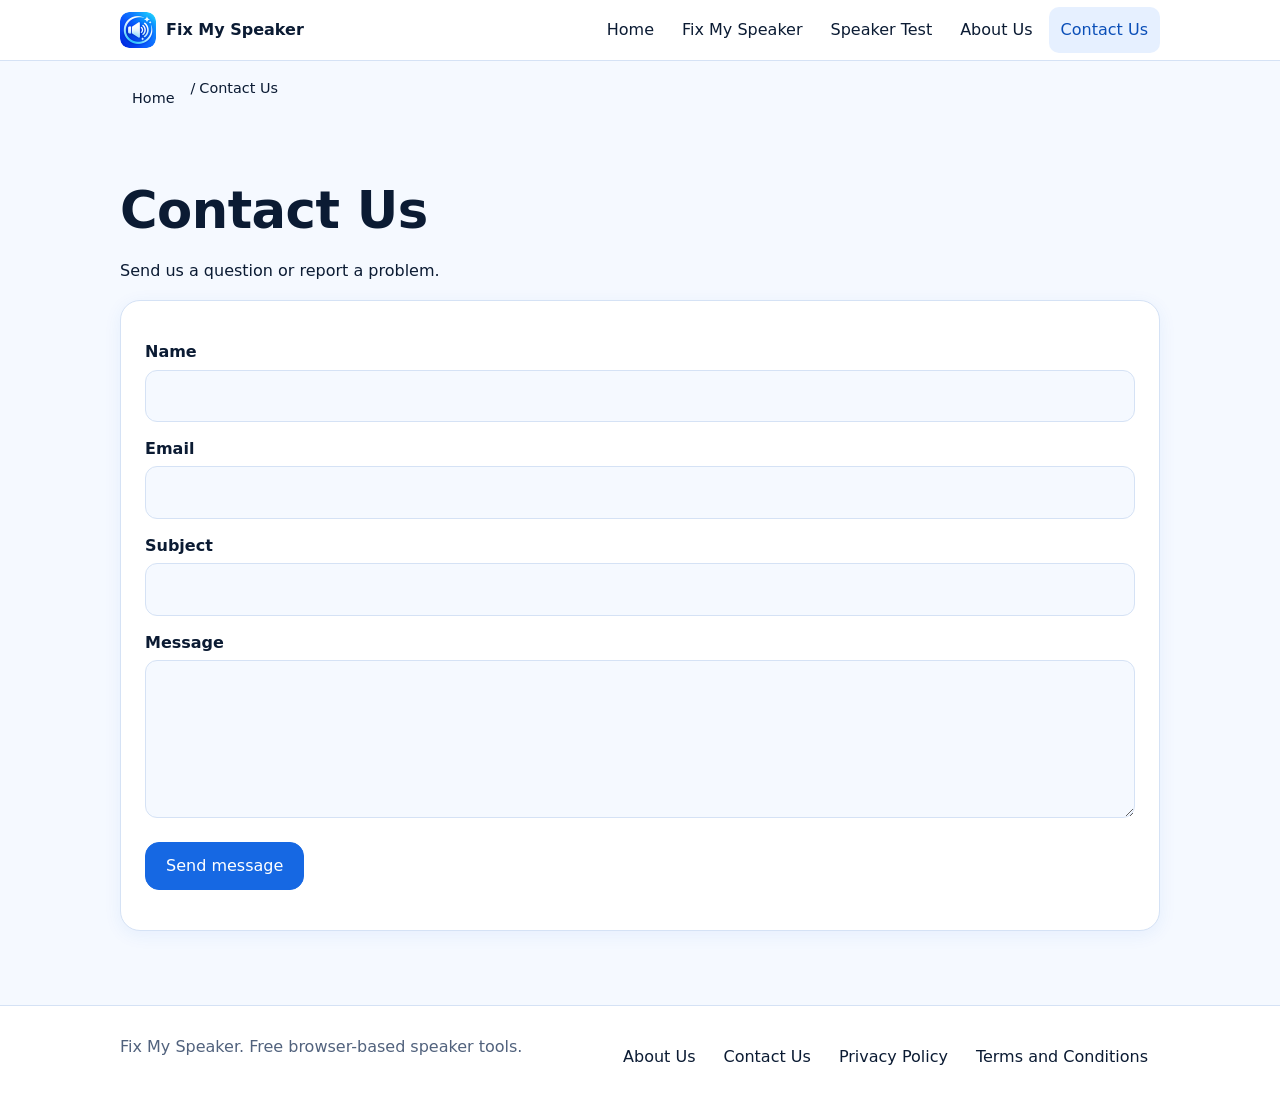
<file: contact-us.html>
<!doctype html><html lang="en"><head><meta charset="utf-8"><meta name="viewport" content="width=device-width,initial-scale=1">
<title>Contact Us | Fix My Speaker</title><meta name="description" content="Contact the Fix My Speaker team with questions, feedback or problem reports about our online speaker cleaner and speaker test tools."><meta name="robots" content="index,follow,max-image-preview:large,max-snippet:-1,max-video-preview:-1"><link rel="canonical" href="https://fixmyspeakercleaner.com.in/contact-us.html"><link rel="alternate" hreflang="en" href="https://fixmyspeakercleaner.com.in/contact-us.html"><link rel="alternate" hreflang="x-default" href="https://fixmyspeakercleaner.com.in/contact-us.html">
<meta name="author" content="Fix My Speaker"><meta name="color-scheme" content="light dark"><meta name="theme-color" content="#1668e3">
<meta property="og:type" content="website"><meta property="og:site_name" content="Fix My Speaker"><meta property="og:locale" content="en_US"><meta property="og:title" content="Contact Us | Fix My Speaker"><meta property="og:description" content="Contact the Fix My Speaker team with questions, feedback or problem reports about our online speaker cleaner and speaker test tools."><meta property="og:url" content="https://fixmyspeakercleaner.com.in/contact-us.html">
<meta property="og:image" content="https://fixmyspeakercleaner.com.in/og-image.png"><meta property="og:image:width" content="1200"><meta property="og:image:height" content="630"><meta property="og:image:alt" content="Fix My Speaker logo with the text Water Eject and Dust Removal Sound">
<meta name="twitter:card" content="summary_large_image"><meta name="twitter:title" content="Contact Us | Fix My Speaker"><meta name="twitter:description" content="Contact the Fix My Speaker team with questions, feedback or problem reports about our online speaker cleaner and speaker test tools."><meta name="twitter:image" content="https://fixmyspeakercleaner.com.in/og-image.png"><meta name="twitter:image:alt" content="Fix My Speaker logo with the text Water Eject and Dust Removal Sound">
<link rel="icon" href="favicon.ico?v=2" sizes="any"><link rel="icon" type="image/png" sizes="48x48" href="favicon-48.png?v=2"><link rel="icon" type="image/png" sizes="32x32" href="favicon-32.png?v=2"><link rel="icon" type="image/png" sizes="16x16" href="favicon-16.png?v=2"><link rel="apple-touch-icon" sizes="180x180" href="apple-touch-icon.png?v=2"><link rel="manifest" href="manifest.webmanifest">
<link rel="stylesheet" href="style.css">
<script type="application/ld+json">[{"@context": "https://schema.org", "@type": "WebSite", "@id": "https://fixmyspeakercleaner.com.in/#website", "name": "Fix My Speaker", "alternateName": "Fix My Speaker Online", "url": "https://fixmyspeakercleaner.com.in/", "inLanguage": "en", "publisher": {"@id": "https://fixmyspeakercleaner.com.in/#org"}}, {"@type": "Organization", "@id": "https://fixmyspeakercleaner.com.in/#org", "name": "Fix My Speaker", "url": "https://fixmyspeakercleaner.com.in/", "logo": {"@type": "ImageObject", "url": "https://fixmyspeakercleaner.com.in/icon-512.png", "width": 512, "height": 512}, "@context": "https://schema.org"}, {"@context": "https://schema.org", "@type": "ContactPage", "@id": "https://fixmyspeakercleaner.com.in/contact-us.html#webpage", "url": "https://fixmyspeakercleaner.com.in/contact-us.html", "name": "Contact Us | Fix My Speaker", "description": "Contact the Fix My Speaker team with questions, feedback or problem reports about our online speaker cleaner and speaker test tools.", "inLanguage": "en", "isPartOf": {"@id": "https://fixmyspeakercleaner.com.in/#website"}, "publisher": {"@id": "https://fixmyspeakercleaner.com.in/#org"}, "primaryImageOfPage": {"@type": "ImageObject", "url": "https://fixmyspeakercleaner.com.in/og-image.png", "width": 1200, "height": 630}, "datePublished": "2026-10-30", "dateModified": "2026-10-30"}, {"@context": "https://schema.org", "@type": "BreadcrumbList", "itemListElement": [{"@type": "ListItem", "position": 1, "name": "Home", "item": "https://fixmyspeakercleaner.com.in/"}, {"@type": "ListItem", "position": 2, "name": "Contact Us", "item": "https://fixmyspeakercleaner.com.in/contact-us.html"}]}]</script></head><body>
<a class="skip" href="#main">Skip to main content</a>
<header><div class="w"><a class="logo" href="index.html"><img src="logo-72.png" width="36" height="36" alt="Fix My Speaker logo, a speaker icon with sound waves"><span>Fix My Speaker</span></a><nav aria-label="Main"><a href="index.html">Home</a><a href="index.html#fix-my-speaker">Fix My Speaker</a><a href="index.html#speaker-test">Speaker Test</a><a href="about-us.html">About Us</a><a href="contact-us.html" aria-current="page">Contact Us</a></nav></div></header>
<nav class="crumb w" aria-label="Breadcrumb"><a href="index.html">Home</a> / <span aria-current="page">Contact Us</span></nav><main id="main"><section><div class="w"><h1>Contact Us</h1><p>Send us a question or report a problem.</p><div class="card"><form id="cform" data-endpoint="" novalidate>
<label for="name">Name</label><input id="name" name="name" type="text" autocomplete="name"><label for="email">Email</label><input id="email" name="email" type="email" autocomplete="email">
<label for="subject">Subject</label><input id="subject" name="subject" type="text"><label for="message">Message</label><textarea id="message" name="message" rows="5"></textarea>
<input class="hp" name="hp" tabindex="-1" autocomplete="off" aria-hidden="true"><p><button class="primary" type="submit">Send message</button></p><p id="cmsg" class="msg" role="alert"></p></form></div></div></section></main>
<footer><div class="w"><span class="mut">Fix My Speaker. Free browser-based speaker tools.</span><nav aria-label="Footer"><a href="about-us.html">About Us</a><a href="contact-us.html">Contact Us</a><a href="privacy-policy.html">Privacy Policy</a><a href="terms-and-conditions.html">Terms and Conditions</a></nav></div></footer>
<script src="app.js" defer></script></body></html>
</file>
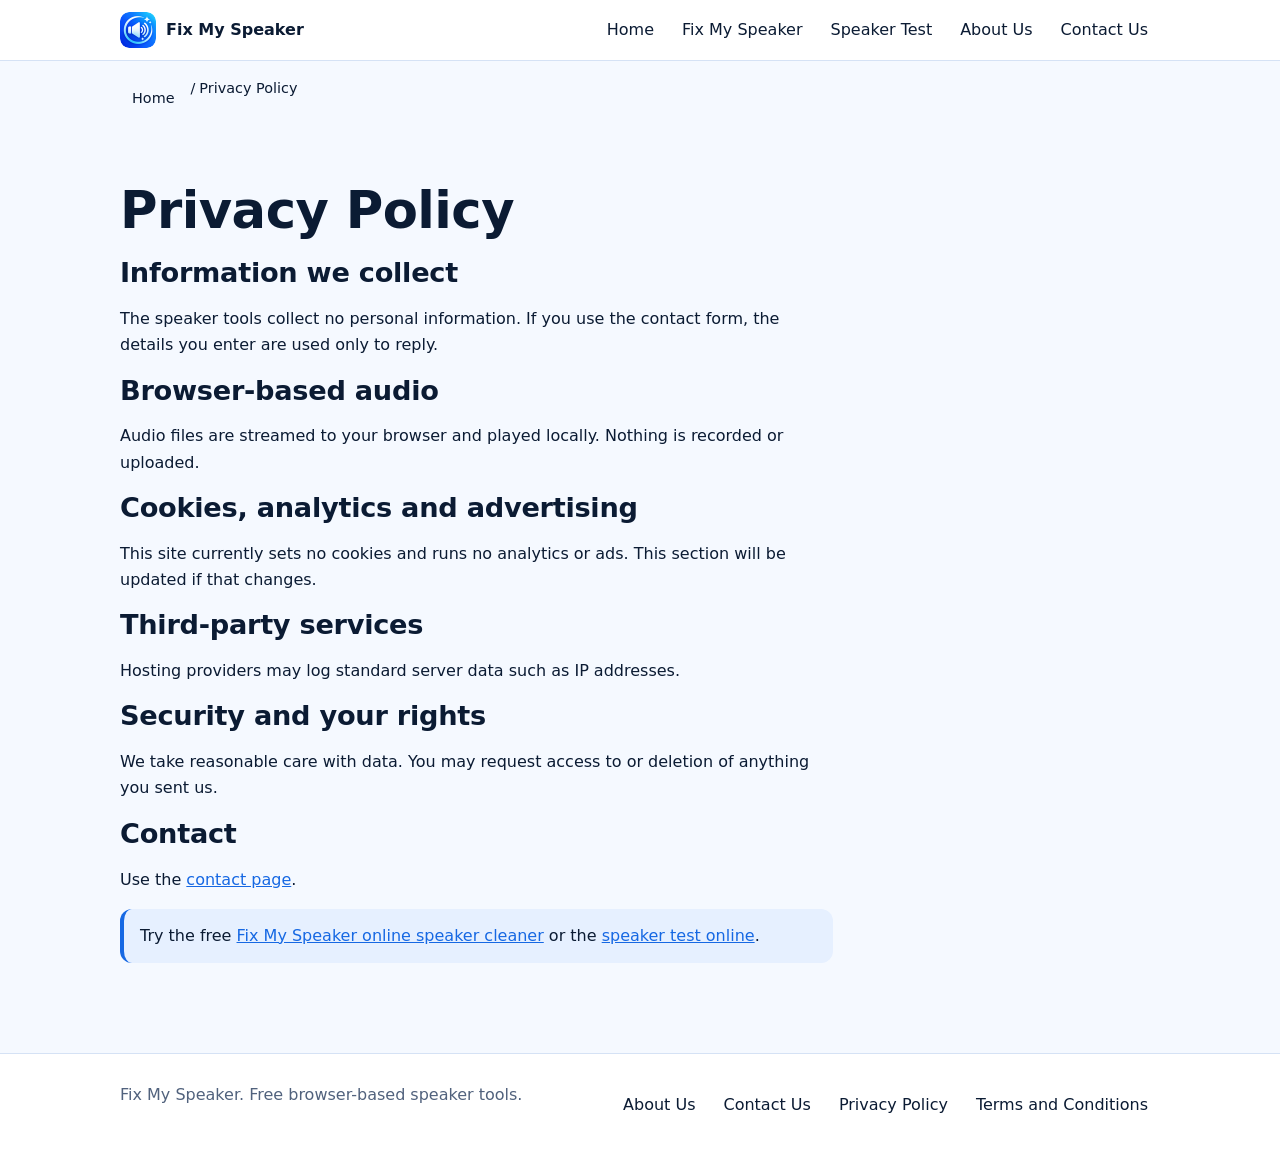
<file: privacy-policy.html>
<!doctype html><html lang="en"><head><meta charset="utf-8"><meta name="viewport" content="width=device-width,initial-scale=1">
<title>Privacy Policy | Fix My Speaker</title><meta name="description" content="Read how Fix My Speaker handles data, browser-based audio, cookies, analytics and third-party services, and how to contact us about your information."><meta name="robots" content="index,follow,max-image-preview:large,max-snippet:-1,max-video-preview:-1"><link rel="canonical" href="https://fixmyspeakercleaner.com.in/privacy-policy.html"><link rel="alternate" hreflang="en" href="https://fixmyspeakercleaner.com.in/privacy-policy.html"><link rel="alternate" hreflang="x-default" href="https://fixmyspeakercleaner.com.in/privacy-policy.html">
<meta name="author" content="Fix My Speaker"><meta name="color-scheme" content="light dark"><meta name="theme-color" content="#1668e3">
<meta property="og:type" content="website"><meta property="og:site_name" content="Fix My Speaker"><meta property="og:locale" content="en_US"><meta property="og:title" content="Privacy Policy | Fix My Speaker"><meta property="og:description" content="Read how Fix My Speaker handles data, browser-based audio, cookies, analytics and third-party services, and how to contact us about your information."><meta property="og:url" content="https://fixmyspeakercleaner.com.in/privacy-policy.html">
<meta property="og:image" content="https://fixmyspeakercleaner.com.in/og-image.png"><meta property="og:image:width" content="1200"><meta property="og:image:height" content="630"><meta property="og:image:alt" content="Fix My Speaker logo with the text Water Eject and Dust Removal Sound">
<meta name="twitter:card" content="summary_large_image"><meta name="twitter:title" content="Privacy Policy | Fix My Speaker"><meta name="twitter:description" content="Read how Fix My Speaker handles data, browser-based audio, cookies, analytics and third-party services, and how to contact us about your information."><meta name="twitter:image" content="https://fixmyspeakercleaner.com.in/og-image.png"><meta name="twitter:image:alt" content="Fix My Speaker logo with the text Water Eject and Dust Removal Sound">
<link rel="icon" href="favicon.ico?v=2" sizes="any"><link rel="icon" type="image/png" sizes="48x48" href="favicon-48.png?v=2"><link rel="icon" type="image/png" sizes="32x32" href="favicon-32.png?v=2"><link rel="icon" type="image/png" sizes="16x16" href="favicon-16.png?v=2"><link rel="apple-touch-icon" sizes="180x180" href="apple-touch-icon.png?v=2"><link rel="manifest" href="manifest.webmanifest">
<link rel="stylesheet" href="style.css">
<script type="application/ld+json">[{"@context": "https://schema.org", "@type": "WebSite", "@id": "https://fixmyspeakercleaner.com.in/#website", "name": "Fix My Speaker", "alternateName": "Fix My Speaker Online", "url": "https://fixmyspeakercleaner.com.in/", "inLanguage": "en", "publisher": {"@id": "https://fixmyspeakercleaner.com.in/#org"}}, {"@type": "Organization", "@id": "https://fixmyspeakercleaner.com.in/#org", "name": "Fix My Speaker", "url": "https://fixmyspeakercleaner.com.in/", "logo": {"@type": "ImageObject", "url": "https://fixmyspeakercleaner.com.in/icon-512.png", "width": 512, "height": 512}, "@context": "https://schema.org"}, {"@context": "https://schema.org", "@type": "WebPage", "@id": "https://fixmyspeakercleaner.com.in/privacy-policy.html#webpage", "url": "https://fixmyspeakercleaner.com.in/privacy-policy.html", "name": "Privacy Policy | Fix My Speaker", "description": "Read how Fix My Speaker handles data, browser-based audio, cookies, analytics and third-party services, and how to contact us about your information.", "inLanguage": "en", "isPartOf": {"@id": "https://fixmyspeakercleaner.com.in/#website"}, "publisher": {"@id": "https://fixmyspeakercleaner.com.in/#org"}, "primaryImageOfPage": {"@type": "ImageObject", "url": "https://fixmyspeakercleaner.com.in/og-image.png", "width": 1200, "height": 630}, "datePublished": "2026-10-30", "dateModified": "2026-10-30"}, {"@context": "https://schema.org", "@type": "BreadcrumbList", "itemListElement": [{"@type": "ListItem", "position": 1, "name": "Home", "item": "https://fixmyspeakercleaner.com.in/"}, {"@type": "ListItem", "position": 2, "name": "Privacy Policy", "item": "https://fixmyspeakercleaner.com.in/privacy-policy.html"}]}]</script></head><body>
<a class="skip" href="#main">Skip to main content</a>
<header><div class="w"><a class="logo" href="index.html"><img src="logo-72.png" width="36" height="36" alt="Fix My Speaker logo, a speaker icon with sound waves"><span>Fix My Speaker</span></a><nav aria-label="Main"><a href="index.html">Home</a><a href="index.html#fix-my-speaker">Fix My Speaker</a><a href="index.html#speaker-test">Speaker Test</a><a href="about-us.html">About Us</a><a href="contact-us.html">Contact Us</a></nav></div></header>
<nav class="crumb w" aria-label="Breadcrumb"><a href="index.html">Home</a> / <span aria-current="page">Privacy Policy</span></nav><main id="main"><section><div class="w"><h1>Privacy Policy</h1><h2>Information we collect</h2><p>The speaker tools collect no personal information. If you use the contact form, the details you enter are used only to reply.</p><h2>Browser-based audio</h2><p>Audio files are streamed to your browser and played locally. Nothing is recorded or uploaded.</p><h2>Cookies, analytics and advertising</h2><p>This site currently sets no cookies and runs no analytics or ads. This section will be updated if that changes.</p><h2>Third-party services</h2><p>Hosting providers may log standard server data such as IP addresses.</p><h2>Security and your rights</h2><p>We take reasonable care with data. You may request access to or deletion of anything you sent us.</p><h2>Contact</h2><p>Use the <a href='/contact-us.html'>contact page</a>.</p><p class="note">Try the free <a href="index.html#fix-my-speaker">Fix My Speaker online speaker cleaner</a> or the <a href="index.html#speaker-test">speaker test online</a>.</p></div></section></main>
<footer><div class="w"><span class="mut">Fix My Speaker. Free browser-based speaker tools.</span><nav aria-label="Footer"><a href="about-us.html">About Us</a><a href="contact-us.html">Contact Us</a><a href="privacy-policy.html">Privacy Policy</a><a href="terms-and-conditions.html">Terms and Conditions</a></nav></div></footer>
<script src="app.js" defer></script></body></html>
</file>
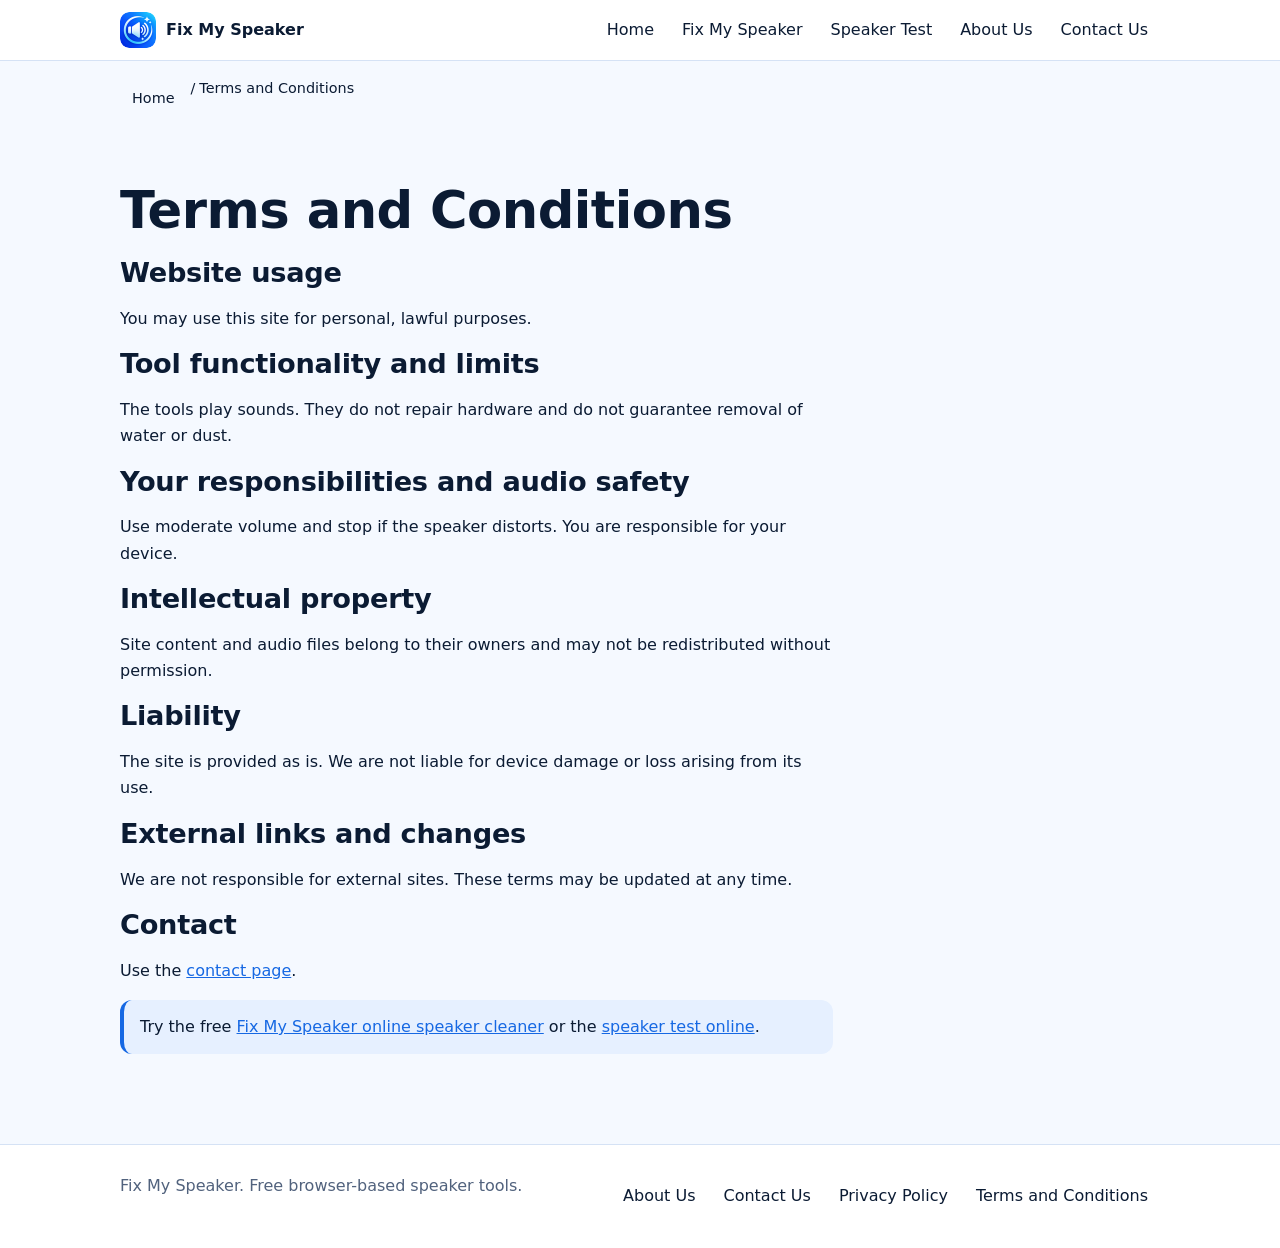
<file: terms-and-conditions.html>
<!doctype html><html lang="en"><head><meta charset="utf-8"><meta name="viewport" content="width=device-width,initial-scale=1">
<title>Terms and Conditions | Fix My Speaker</title><meta name="description" content="Terms for using Fix My Speaker, including tool limitations, audio safety, no guarantee of repair, intellectual property and liability."><meta name="robots" content="index,follow,max-image-preview:large,max-snippet:-1,max-video-preview:-1"><link rel="canonical" href="https://fixmyspeakercleaner.com.in/terms-and-conditions.html"><link rel="alternate" hreflang="en" href="https://fixmyspeakercleaner.com.in/terms-and-conditions.html"><link rel="alternate" hreflang="x-default" href="https://fixmyspeakercleaner.com.in/terms-and-conditions.html">
<meta name="author" content="Fix My Speaker"><meta name="color-scheme" content="light dark"><meta name="theme-color" content="#1668e3">
<meta property="og:type" content="website"><meta property="og:site_name" content="Fix My Speaker"><meta property="og:locale" content="en_US"><meta property="og:title" content="Terms and Conditions | Fix My Speaker"><meta property="og:description" content="Terms for using Fix My Speaker, including tool limitations, audio safety, no guarantee of repair, intellectual property and liability."><meta property="og:url" content="https://fixmyspeakercleaner.com.in/terms-and-conditions.html">
<meta property="og:image" content="https://fixmyspeakercleaner.com.in/og-image.png"><meta property="og:image:width" content="1200"><meta property="og:image:height" content="630"><meta property="og:image:alt" content="Fix My Speaker logo with the text Water Eject and Dust Removal Sound">
<meta name="twitter:card" content="summary_large_image"><meta name="twitter:title" content="Terms and Conditions | Fix My Speaker"><meta name="twitter:description" content="Terms for using Fix My Speaker, including tool limitations, audio safety, no guarantee of repair, intellectual property and liability."><meta name="twitter:image" content="https://fixmyspeakercleaner.com.in/og-image.png"><meta name="twitter:image:alt" content="Fix My Speaker logo with the text Water Eject and Dust Removal Sound">
<link rel="icon" href="favicon.ico?v=2" sizes="any"><link rel="icon" type="image/png" sizes="48x48" href="favicon-48.png?v=2"><link rel="icon" type="image/png" sizes="32x32" href="favicon-32.png?v=2"><link rel="icon" type="image/png" sizes="16x16" href="favicon-16.png?v=2"><link rel="apple-touch-icon" sizes="180x180" href="apple-touch-icon.png?v=2"><link rel="manifest" href="manifest.webmanifest">
<link rel="stylesheet" href="style.css">
<script type="application/ld+json">[{"@context": "https://schema.org", "@type": "WebSite", "@id": "https://fixmyspeakercleaner.com.in/#website", "name": "Fix My Speaker", "alternateName": "Fix My Speaker Online", "url": "https://fixmyspeakercleaner.com.in/", "inLanguage": "en", "publisher": {"@id": "https://fixmyspeakercleaner.com.in/#org"}}, {"@type": "Organization", "@id": "https://fixmyspeakercleaner.com.in/#org", "name": "Fix My Speaker", "url": "https://fixmyspeakercleaner.com.in/", "logo": {"@type": "ImageObject", "url": "https://fixmyspeakercleaner.com.in/icon-512.png", "width": 512, "height": 512}, "@context": "https://schema.org"}, {"@context": "https://schema.org", "@type": "WebPage", "@id": "https://fixmyspeakercleaner.com.in/terms-and-conditions.html#webpage", "url": "https://fixmyspeakercleaner.com.in/terms-and-conditions.html", "name": "Terms and Conditions | Fix My Speaker", "description": "Terms for using Fix My Speaker, including tool limitations, audio safety, no guarantee of repair, intellectual property and liability.", "inLanguage": "en", "isPartOf": {"@id": "https://fixmyspeakercleaner.com.in/#website"}, "publisher": {"@id": "https://fixmyspeakercleaner.com.in/#org"}, "primaryImageOfPage": {"@type": "ImageObject", "url": "https://fixmyspeakercleaner.com.in/og-image.png", "width": 1200, "height": 630}, "datePublished": "2026-10-30", "dateModified": "2026-10-30"}, {"@context": "https://schema.org", "@type": "BreadcrumbList", "itemListElement": [{"@type": "ListItem", "position": 1, "name": "Home", "item": "https://fixmyspeakercleaner.com.in/"}, {"@type": "ListItem", "position": 2, "name": "Terms and Conditions", "item": "https://fixmyspeakercleaner.com.in/terms-and-conditions.html"}]}]</script></head><body>
<a class="skip" href="#main">Skip to main content</a>
<header><div class="w"><a class="logo" href="index.html"><img src="logo-72.png" width="36" height="36" alt="Fix My Speaker logo, a speaker icon with sound waves"><span>Fix My Speaker</span></a><nav aria-label="Main"><a href="index.html">Home</a><a href="index.html#fix-my-speaker">Fix My Speaker</a><a href="index.html#speaker-test">Speaker Test</a><a href="about-us.html">About Us</a><a href="contact-us.html">Contact Us</a></nav></div></header>
<nav class="crumb w" aria-label="Breadcrumb"><a href="index.html">Home</a> / <span aria-current="page">Terms and Conditions</span></nav><main id="main"><section><div class="w"><h1>Terms and Conditions</h1><h2>Website usage</h2><p>You may use this site for personal, lawful purposes.</p><h2>Tool functionality and limits</h2><p>The tools play sounds. They do not repair hardware and do not guarantee removal of water or dust.</p><h2>Your responsibilities and audio safety</h2><p>Use moderate volume and stop if the speaker distorts. You are responsible for your device.</p><h2>Intellectual property</h2><p>Site content and audio files belong to their owners and may not be redistributed without permission.</p><h2>Liability</h2><p>The site is provided as is. We are not liable for device damage or loss arising from its use.</p><h2>External links and changes</h2><p>We are not responsible for external sites. These terms may be updated at any time.</p><h2>Contact</h2><p>Use the <a href='/contact-us.html'>contact page</a>.</p><p class="note">Try the free <a href="index.html#fix-my-speaker">Fix My Speaker online speaker cleaner</a> or the <a href="index.html#speaker-test">speaker test online</a>.</p></div></section></main>
<footer><div class="w"><span class="mut">Fix My Speaker. Free browser-based speaker tools.</span><nav aria-label="Footer"><a href="about-us.html">About Us</a><a href="contact-us.html">Contact Us</a><a href="privacy-policy.html">Privacy Policy</a><a href="terms-and-conditions.html">Terms and Conditions</a></nav></div></footer>
<script src="app.js" defer></script></body></html>
</file>
<file: style.css>
:root{--bg:#f5f9ff;--ink:#0b1b33;--mut:#51627d;--blue:#1668e3;--blue2:#0b4fb8;--tint:#e6f0ff;--line:#d5e2f5;--card:#fff;--ok:#0a7d4f;--err:#b3261e}
@media(prefers-color-scheme:dark){:root{--bg:#0a1424;--ink:#eaf1fc;--mut:#9fb2cf;--blue:#5a9bff;--blue2:#8ab8ff;--tint:#12233f;--line:#223657;--card:#0f1d33}}
*{box-sizing:border-box}html{scroll-behavior:smooth}
body{margin:0;background:var(--bg);color:var(--ink);font:1rem/1.65 system-ui,-apple-system,"Segoe UI",Roboto,sans-serif;overflow-x:hidden}
.w{max-width:1080px;margin:0 auto;padding:0 20px}a{color:var(--blue)}
h1,h2,h3{line-height:1.2;letter-spacing:-.01em}h1{font-size:clamp(2rem,6vw,3.2rem);margin:.3em 0}h2{font-size:1.7rem;margin:0 0 .5em}h3{font-size:1.15rem}
p,li{max-width:70ch}.mut{color:var(--mut)}
header{background:var(--card);border-bottom:1px solid var(--line);position:sticky;top:0;z-index:5}
header .w{display:flex;align-items:center;justify-content:space-between;min-height:60px;flex-wrap:wrap}
.logo{font-weight:700;text-decoration:none;color:var(--ink)}nav{display:flex;flex-wrap:wrap;gap:4px}
nav a{padding:10px 12px;border-radius:10px;text-decoration:none;color:var(--ink);min-height:44px;display:flex;align-items:center}
nav a:hover,nav a[aria-current]{background:var(--tint);color:var(--blue2)}
section{padding:44px 0}.crumb{font-size:.9rem;padding-top:16px}
.card{background:var(--card);border:1px solid var(--line);border-radius:20px;padding:24px;box-shadow:0 4px 18px rgba(22,104,227,.07)}
.grid{display:grid;gap:16px;grid-template-columns:repeat(auto-fit,minmax(240px,1fr))}
.tabs{display:grid;grid-template-columns:1fr 1fr;gap:8px;margin-bottom:20px}
button,.btn{font:inherit;min-height:48px;padding:0 20px;border-radius:14px;border:1px solid var(--line);background:var(--card);color:var(--ink);cursor:pointer}
button:disabled{opacity:.45;cursor:not-allowed}
.tab[aria-selected=true]{background:var(--blue);color:#fff;border-color:var(--blue)}
.primary{background:var(--blue);color:#fff;border-color:var(--blue)}
.ctrls{display:flex;flex-wrap:wrap;gap:10px;margin:16px 0}
.ctrls button{flex:1 1 90px}
:focus-visible{outline:3px solid var(--blue);outline-offset:2px}
.status{display:flex;align-items:center;gap:10px;font-weight:600}
.dot{width:12px;height:12px;border-radius:50%;background:var(--mut)}
.on .dot{background:var(--ok);box-shadow:0 0 0 5px rgba(10,125,79,.2)}
.bar{height:12px;border-radius:99px;background:var(--tint);overflow:hidden}
.bar i{display:block;height:100%;width:0;background:linear-gradient(90deg,var(--blue),var(--blue2))}
.times{display:flex;justify-content:space-between;font-variant-numeric:tabular-nums;font-size:.9rem;color:var(--mut);margin-top:6px}
input[type=range]{width:100%;min-height:32px;accent-color:var(--blue)}
input[type=text],input[type=email],textarea{width:100%;font:inherit;padding:12px;border-radius:12px;border:1px solid var(--line);background:var(--bg);color:var(--ink)}
label{display:block;font-weight:600;margin:14px 0 4px}
.msg{margin-top:12px;font-weight:600}.msg.err{color:var(--err)}.msg.ok{color:var(--ok)}
.note{background:var(--tint);border-left:4px solid var(--blue);padding:14px 16px;border-radius:12px}
details{border:1px solid var(--line);border-radius:14px;padding:12px 16px;margin:10px 0;background:var(--card)}summary{cursor:pointer;font-weight:600;min-height:32px}
footer{border-top:1px solid var(--line);padding:28px 0;margin-top:30px;background:var(--card)}footer .w{display:flex;flex-wrap:wrap;gap:8px 20px;justify-content:space-between}
footer nav a{min-height:40px}.hp{position:absolute;left:-9999px}
.logo{display:flex;align-items:center;gap:10px}.logo img{border-radius:9px;display:block}
.w ol li{margin-bottom:10px}
.skip{position:absolute;left:-9999px;top:8px;background:var(--blue);color:#fff;padding:10px 14px;border-radius:10px;z-index:10}.skip:focus{left:8px}
</file>
